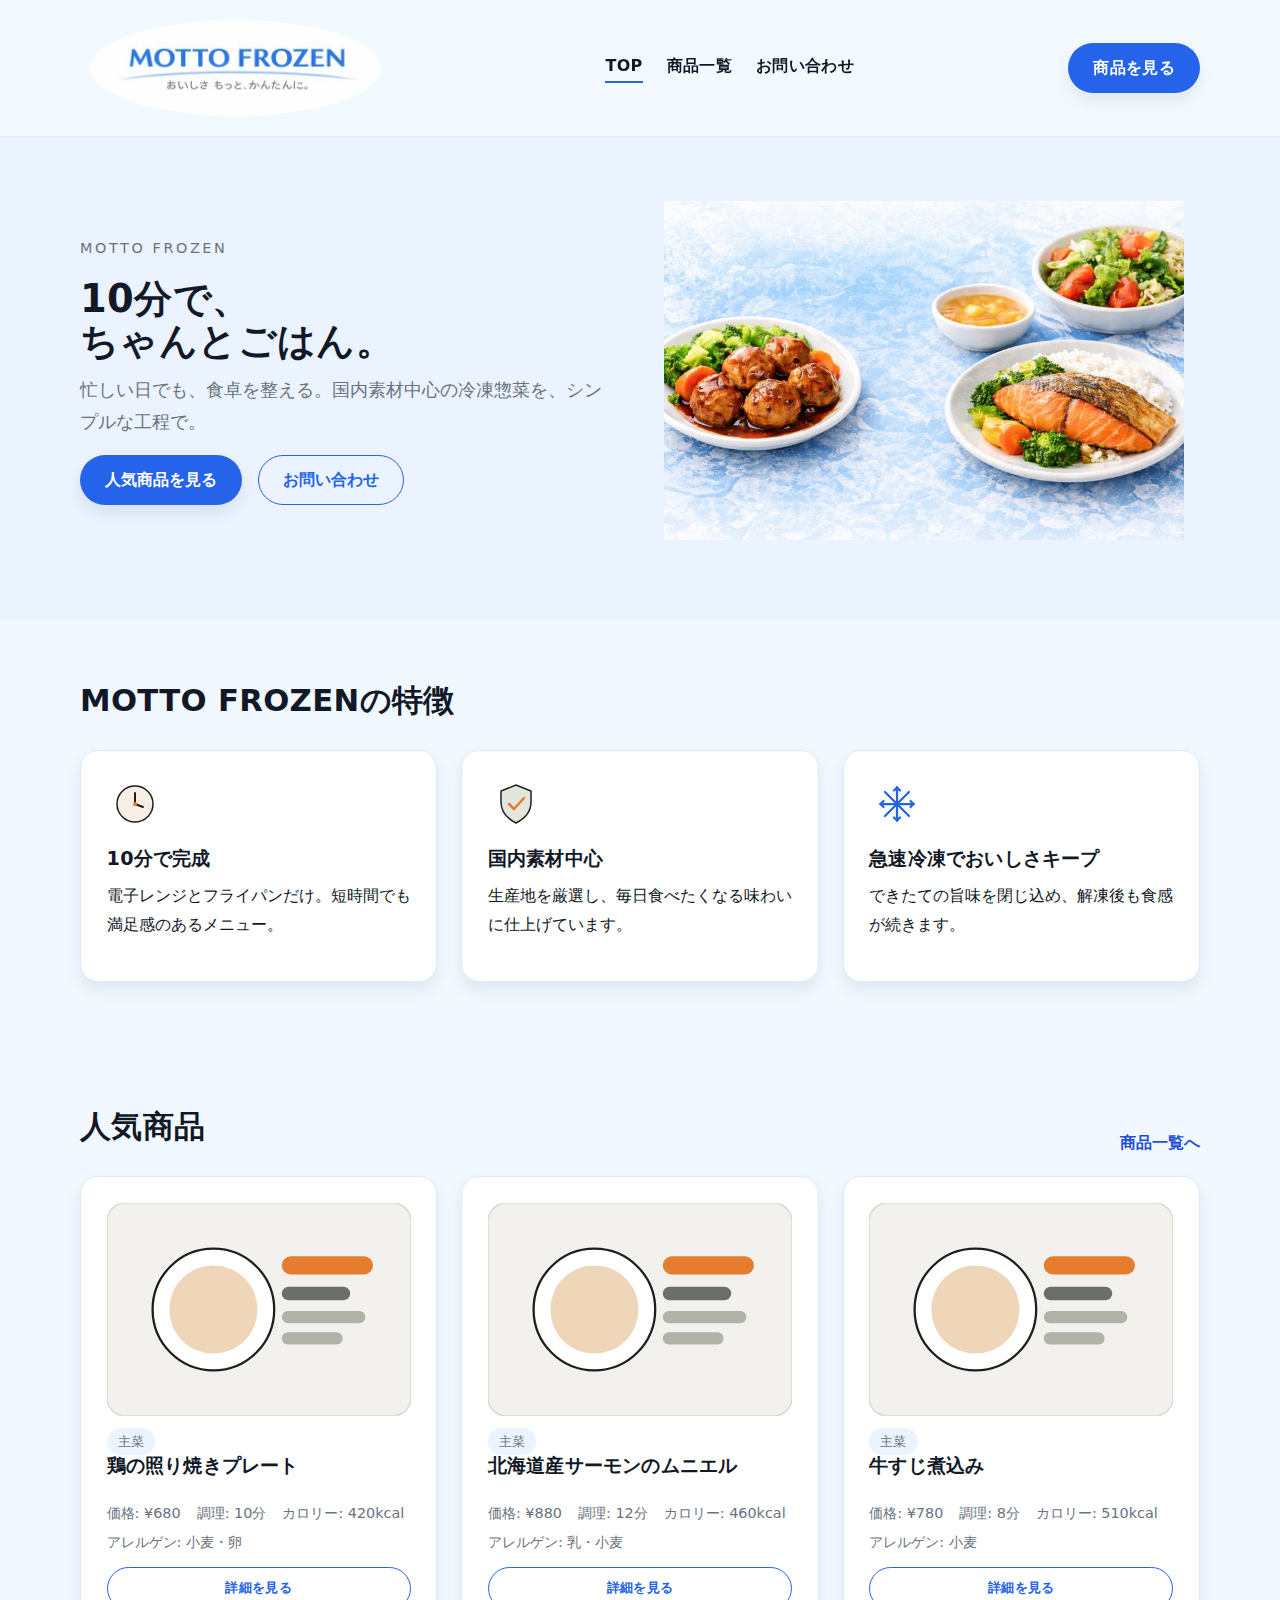
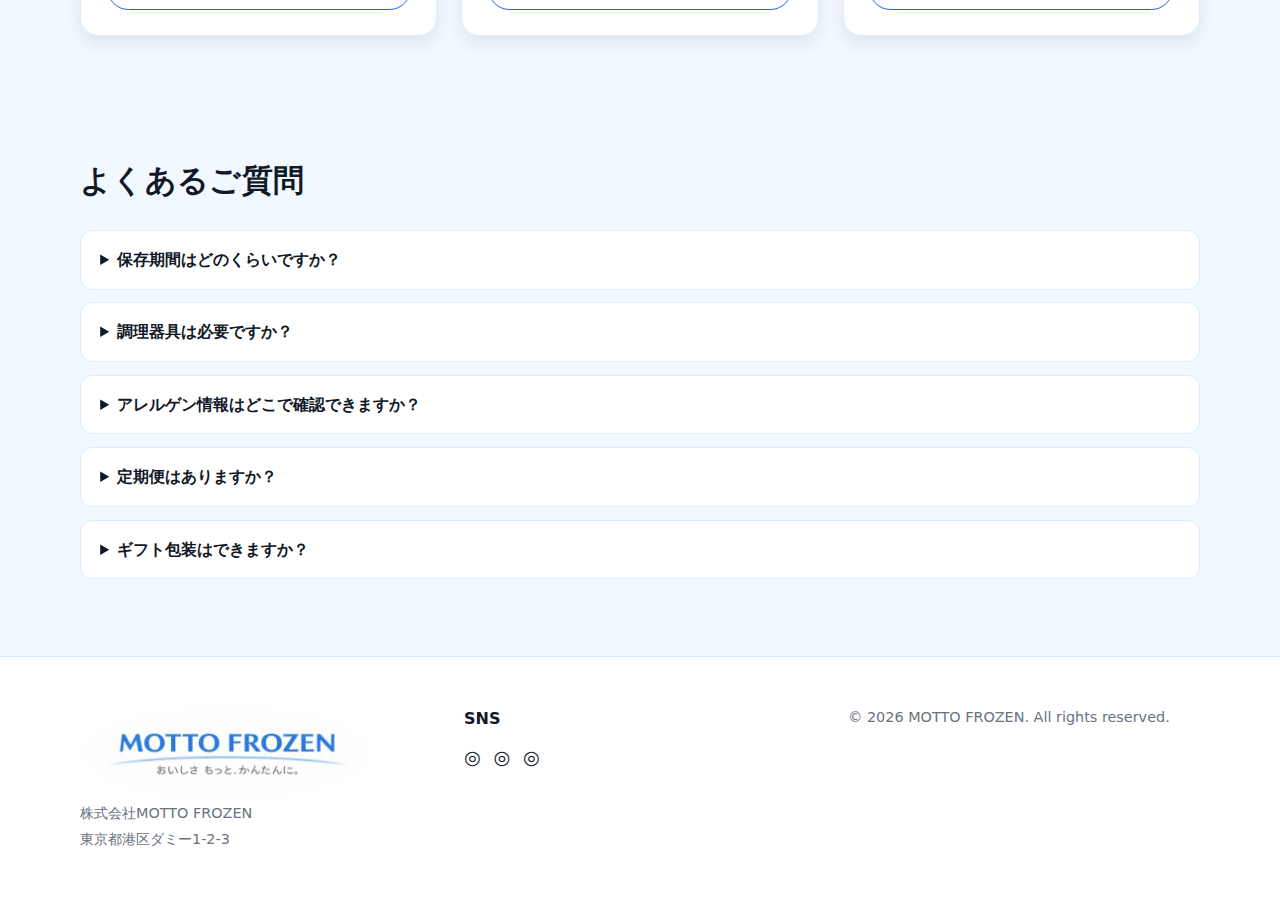
<file: index.html>
<!doctype html>
<html lang="ja">
<head>
  <meta charset="utf-8" />
  <meta name="viewport" content="width=device-width, initial-scale=1" />
  <title>MOTTO FROZEN | 10分で、ちゃんとごはん。</title>
  <meta name="description" content="冷凍食品ブランド「MOTTO FROZEN」のポートフォリオサイト。10分で、ちゃんとごはん。" />
  <link rel="stylesheet" href="styles.css" />
</head>
<body data-page="home">
  <a class="skip-link" href="#main">本文へスキップ</a>
  <header class="site-header">
    <div class="container header-inner">
      <a class="logo" href="index.html">
        <img class="site-logo" src="assets/placeholder-logo.png" alt="MOTTO FROZEN" width="160" height="48" />
      </a>
      <nav class="site-nav" aria-label="主要ナビゲーション">
        <a href="index.html" aria-current="page">TOP</a>
        <a href="products.html">商品一覧</a>
        <a href="contact.html">お問い合わせ</a>
      </nav>
      <a class="button primary" href="products.html">商品を見る</a>
    </div>
  </header>

  <main id="main">
    <section class="hero">
      <div class="container hero-inner">
        <div class="hero-copy">
          <p class="eyebrow">MOTTO FROZEN</p>
          <h1 class="hero-title">10分で、<br>ちゃんとごはん。</h1>
          <p class="lead">忙しい日でも、食卓を整える。国内素材中心の冷凍惣菜を、シンプルな工程で。</p>
          <div class="hero-actions">
            <a class="button primary" href="products.html">人気商品を見る</a>
            <a class="button ghost" href="contact.html">お問い合わせ</a>
          </div>
        </div>
        <div class="hero-media">
          <img src="assets/placeholder-hero.png" alt="料理のイメージ" width="520" height="360" />
        </div>
      </div>
    </section>

    <section class="section">
      <div class="container">
        <h2 class="section-title">MOTTO FROZENの特徴</h2>
        <div class="feature-grid">
          <article class="feature-card reveal">
            <img src="assets/icon-time.svg" alt="10分で完成" width="64" height="64" />
            <h3>10分で完成</h3>
            <p>電子レンジとフライパンだけ。短時間でも満足感のあるメニュー。</p>
          </article>
          <article class="feature-card reveal">
            <img src="assets/icon-safe.svg" alt="国内素材中心" width="64" height="64" />
            <h3>国内素材中心</h3>
            <p>生産地を厳選し、毎日食べたくなる味わいに仕上げています。</p>
          </article>
          <article class="feature-card reveal">
            <img src="assets/icon-tasty.svg" alt="急速冷凍でおいしさキープ" width="64" height="64" />
            <h3>急速冷凍でおいしさキープ</h3>
            <p>できたての旨味を閉じ込め、解凍後も食感が続きます。</p>
          </article>
        </div>
      </div>
    </section>

    <section class="section accent">
      <div class="container">
        <div class="section-head">
          <h2 class="section-title">人気商品</h2>
          <a class="text-link" href="products.html">商品一覧へ</a>
        </div>
        <div class="product-grid" id="popular-products" aria-live="polite"></div>
      </div>
    </section>

    <section class="section">
      <div class="container">
        <h2 class="section-title">よくあるご質問</h2>
        <div class="faq-list">
          <details>
            <summary>保存期間はどのくらいですか？</summary>
            <p>冷凍庫で約6ヶ月保存できるよう設計しています。詳細は商品ラベルをご確認ください。</p>
          </details>
          <details>
            <summary>調理器具は必要ですか？</summary>
            <p>基本は電子レンジ対応です。一部商品はフライパン調理で香ばしさをプラスします。</p>
          </details>
          <details>
            <summary>アレルゲン情報はどこで確認できますか？</summary>
            <p>商品一覧のカードに主要アレルゲンを記載しています。</p>
          </details>
          <details>
            <summary>定期便はありますか？</summary>
            <p>現在は準備中です。最新情報はニュースレターでお知らせします。</p>
          </details>
          <details>
            <summary>ギフト包装はできますか？</summary>
            <p>ギフト対応は限定セットのみ対応予定です。お問い合わせください。</p>
          </details>
        </div>
      </div>
    </section>
  </main>

  <footer class="site-footer">
    <div class="container footer-inner">
      <div>
        <img class="site-logo" src="assets/placeholder-logo.png" alt="MOTTO FROZEN" width="140" height="42" />
        <p class="footer-text">株式会社MOTTO FROZEN<br />東京都港区ダミー1-2-3</p>
      </div>
      <div>
        <p class="footer-title">SNS</p>
        <div class="sns">
          <span aria-hidden="true">◎</span>
          <span aria-hidden="true">◎</span>
          <span aria-hidden="true">◎</span>
        </div>
      </div>
      <p class="footer-copy">© 2026 MOTTO FROZEN. All rights reserved.</p>
    </div>
  </footer>

  <script src="script.js" defer></script>
</body>
</html>
</file>
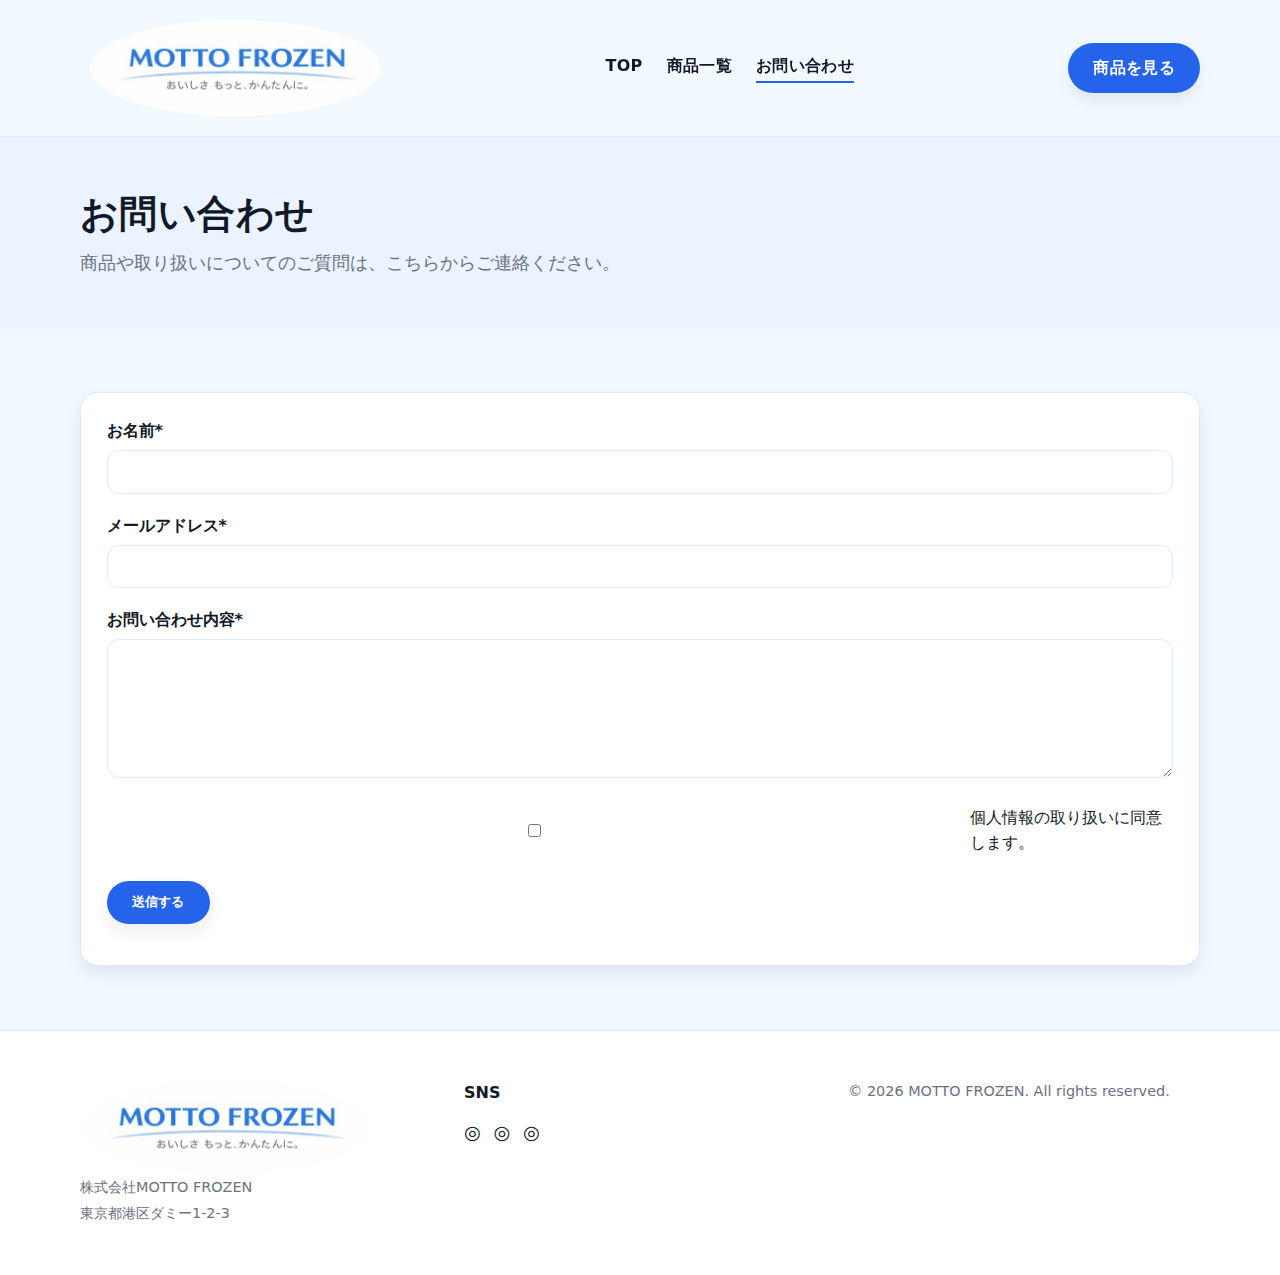
<file: contact.html>
<!doctype html>
<html lang="ja">
<head>
  <meta charset="utf-8" />
  <meta name="viewport" content="width=device-width, initial-scale=1" />
  <title>お問い合わせ | MOTTO FROZEN</title>
  <meta name="description" content="MOTTO FROZENへのお問い合わせページ。" />
  <link rel="stylesheet" href="styles.css" />
</head>
<body data-page="contact">
  <a class="skip-link" href="#main">本文へスキップ</a>
  <header class="site-header">
    <div class="container header-inner">
      <a class="logo" href="index.html">
        <img class="site-logo" src="assets/placeholder-logo.png" alt="MOTTO FROZEN" width="160" height="48" />
      </a>
      <nav class="site-nav" aria-label="主要ナビゲーション">
        <a href="index.html">TOP</a>
        <a href="products.html">商品一覧</a>
        <a href="contact.html" aria-current="page">お問い合わせ</a>
      </nav>
      <a class="button primary" href="products.html">商品を見る</a>
    </div>
  </header>

  <main id="main">
    <section class="page-hero">
      <div class="container">
        <h1>お問い合わせ</h1>
        <p class="lead">商品や取り扱いについてのご質問は、こちらからご連絡ください。</p>
      </div>
    </section>

    <section class="section">
      <div class="container">
        <form class="contact-form" id="contact-form" novalidate>
          <div class="field">
            <label for="name">お名前<span aria-hidden="true">*</span></label>
            <input type="text" id="name" name="name" autocomplete="name" required />
            <small class="error" data-error-for="name"></small>
          </div>
          <div class="field">
            <label for="email">メールアドレス<span aria-hidden="true">*</span></label>
            <input type="email" id="email" name="email" autocomplete="email" required />
            <small class="error" data-error-for="email"></small>
          </div>
          <div class="field">
            <label for="message">お問い合わせ内容<span aria-hidden="true">*</span></label>
            <textarea id="message" name="message" rows="6" required></textarea>
            <small class="error" data-error-for="message"></small>
          </div>
          <div class="field checkbox-field">
            <label>
              <input type="checkbox" id="consent" name="consent" required />
              個人情報の取り扱いに同意します。
            </label>
            <small class="error" data-error-for="consent"></small>
          </div>
          <button class="button primary" type="submit">送信する</button>
          <p class="form-status" id="form-status" role="status" aria-live="polite"></p>
        </form>
      </div>
    </section>
  </main>

  <footer class="site-footer">
    <div class="container footer-inner">
      <div>
        <img class="site-logo" src="assets/placeholder-logo.png" alt="MOTTO FROZEN" width="140" height="42" />
        <p class="footer-text">株式会社MOTTO FROZEN<br />東京都港区ダミー1-2-3</p>
      </div>
      <div>
        <p class="footer-title">SNS</p>
        <div class="sns">
          <span aria-hidden="true">◎</span>
          <span aria-hidden="true">◎</span>
          <span aria-hidden="true">◎</span>
        </div>
      </div>
      <p class="footer-copy">© 2026 MOTTO FROZEN. All rights reserved.</p>
    </div>
  </footer>

  <script src="script.js" defer></script>
</body>
</html>
</file>
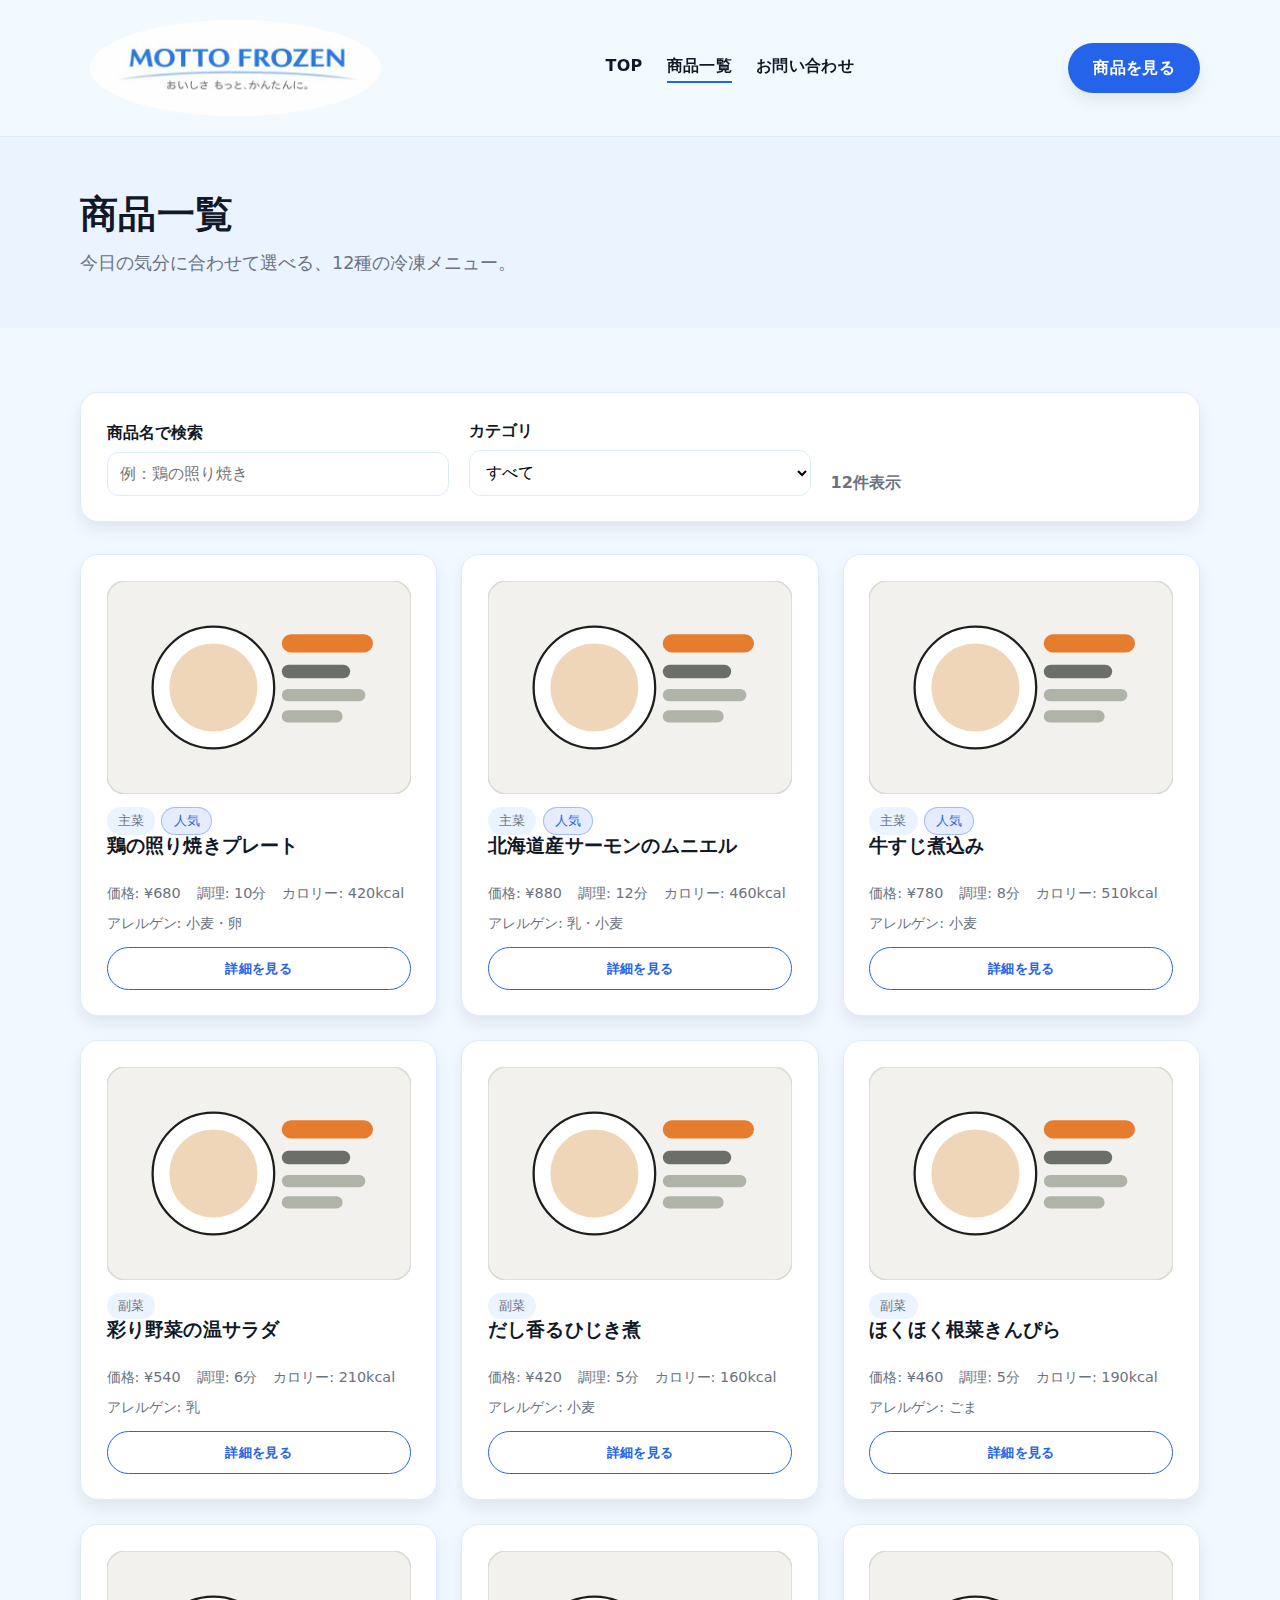
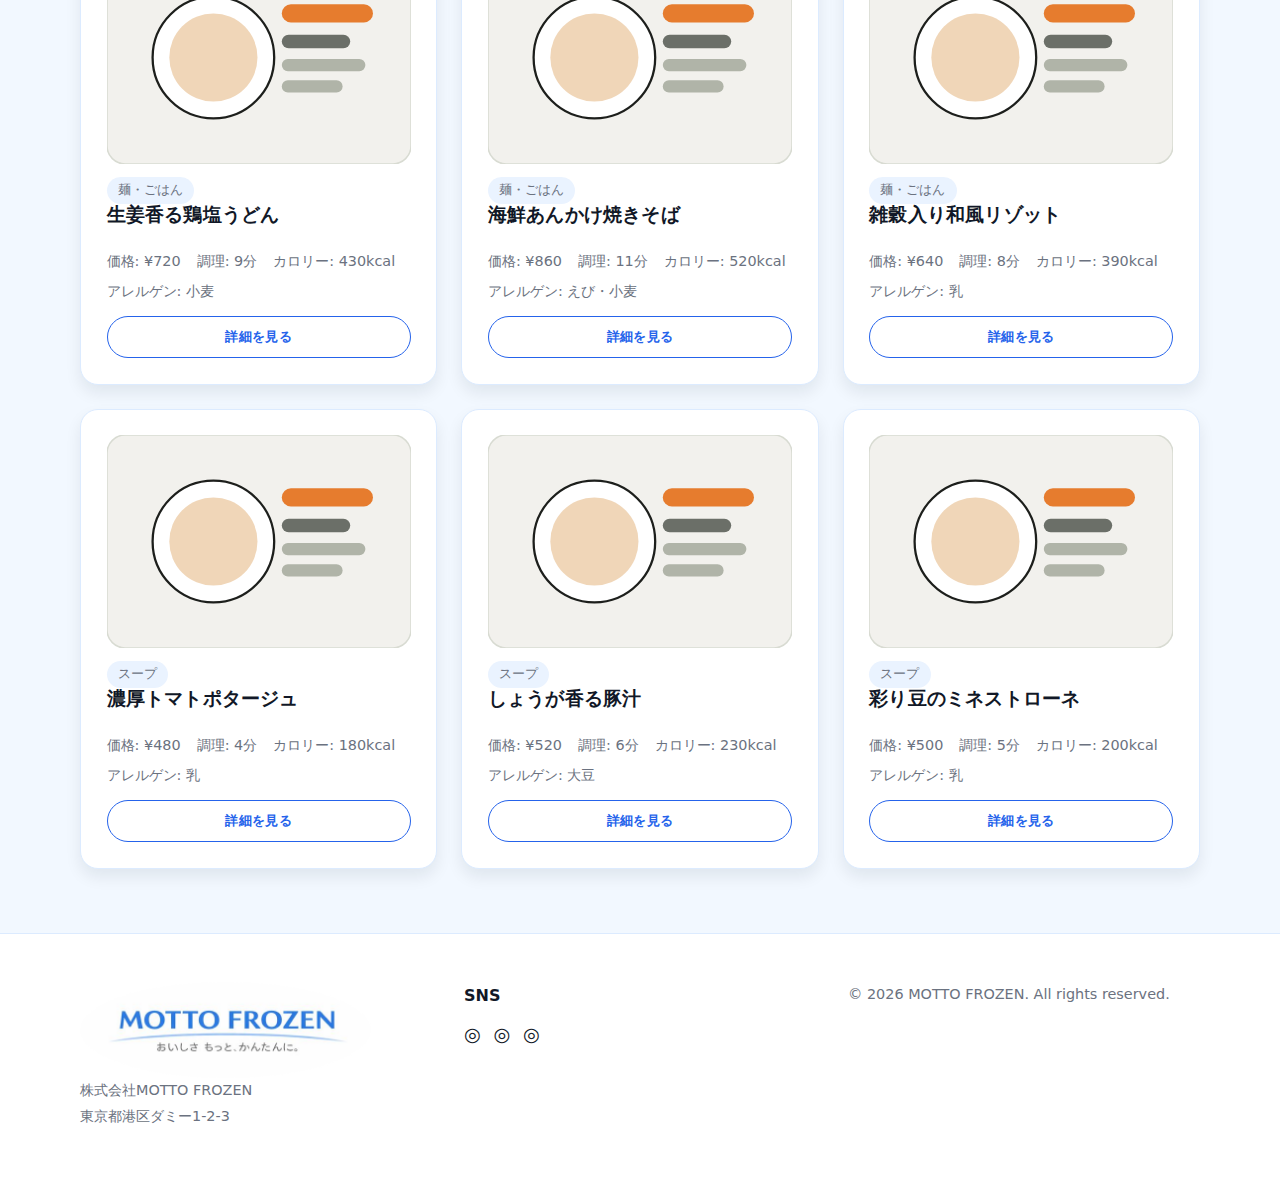
<file: products.html>
<!doctype html>
<html lang="ja">
<head>
  <meta charset="utf-8" />
  <meta name="viewport" content="width=device-width, initial-scale=1" />
  <title>商品一覧 | MOTTO FROZEN</title>
  <meta name="description" content="MOTTO FROZENの商品一覧ページ。" />
  <link rel="stylesheet" href="styles.css" />
</head>
<body data-page="products">
  <a class="skip-link" href="#main">本文へスキップ</a>
  <header class="site-header">
    <div class="container header-inner">
      <a class="logo" href="index.html">
        <img class="site-logo" src="assets/placeholder-logo.png" alt="MOTTO FROZEN" width="160" height="48" />
      </a>
      <nav class="site-nav" aria-label="主要ナビゲーション">
        <a href="index.html">TOP</a>
        <a href="products.html" aria-current="page">商品一覧</a>
        <a href="contact.html">お問い合わせ</a>
      </nav>
      <a class="button primary" href="products.html">商品を見る</a>
    </div>
  </header>

  <main id="main">
    <section class="page-hero">
      <div class="container">
        <h1>商品一覧</h1>
        <p class="lead">今日の気分に合わせて選べる、12種の冷凍メニュー。</p>
      </div>
    </section>

    <section class="section">
      <div class="container">
        <div class="filter-bar">
          <div class="field">
            <label for="search">商品名で検索</label>
            <input type="search" id="search" name="search" placeholder="例：鶏の照り焼き" />
          </div>
          <div class="field">
            <label for="category">カテゴリ</label>
            <select id="category" name="category">
              <option value="">すべて</option>
              <option value="主菜">主菜</option>
              <option value="副菜">副菜</option>
              <option value="麺・ごはん">麺・ごはん</option>
              <option value="スープ">スープ</option>
            </select>
          </div>
          <div class="result-count" id="result-count" aria-live="polite"></div>
        </div>

        <div class="product-grid" id="product-grid" aria-live="polite"></div>
      </div>
    </section>
  </main>

  <footer class="site-footer">
    <div class="container footer-inner">
      <div>
        <img class="site-logo" src="assets/placeholder-logo.png" alt="MOTTO FROZEN" width="140" height="42" />
        <p class="footer-text">株式会社MOTTO FROZEN<br />東京都港区ダミー1-2-3</p>
      </div>
      <div>
        <p class="footer-title">SNS</p>
        <div class="sns">
          <span aria-hidden="true">◎</span>
          <span aria-hidden="true">◎</span>
          <span aria-hidden="true">◎</span>
        </div>
      </div>
      <p class="footer-copy">© 2026 MOTTO FROZEN. All rights reserved.</p>
    </div>
  </footer>

  <script src="script.js" defer></script>
</body>
</html>
</file>
<file: styles.css>
:root {
  --bg: #f2f8ff;
  --surface: #ffffff;
  --border: #dcebff;
  --text: #111827;
  --muted: #6b7280;
  --primary: #2563eb;
  --mint: #10b981;
  --bg-alt: #eaf3ff;
  --card: var(--surface);
  --accent: var(--primary);
  --accent-dark: #1d4ed8;
  --line: var(--border);
  --shadow: 0 8px 16px rgba(17, 24, 39, 0.08);
  --radius: 18px;
  --radius-sm: 12px;
  --max: 1120px;
  --font-sans: "Avenir Next", "Futura", "Hiragino Kaku Gothic ProN", "Yu Gothic", "Meiryo", sans-serif;
  --font-ui: "Hiragino Maru Gothic ProN", "Hiragino Maru Gothic Pro",
    "Hiragino Sans", "Yu Gothic", "Meiryo",
    system-ui, -apple-system, "Segoe UI", sans-serif;
}

* {
  box-sizing: border-box;
}

html, body {
  margin: 0;
  font-family: var(--font-ui);
  color: var(--text);
  background: var(--bg);
  line-height: 1.6;
  -webkit-font-smoothing: antialiased;
  -moz-osx-font-smoothing: grayscale;
  text-rendering: optimizeLegibility;
}

img {
  max-width: 100%;
  height: auto;
  display: block;
}

.site-logo {
  height: 96px;
  width: auto;
  display: block;
  object-fit: contain;
}

.logo {
  display: flex;
  align-items: center;
  padding: 8px 10px;
  overflow: visible;
}

a {
  color: inherit;
  text-decoration: none;
}

p {
  margin: 0 0 1rem;
}

h1, h2, h3 {
  margin: 0 0 0.8rem;
  line-height: 1.2;
}

/* 見出しも同じフォントに統一（ここが重要） */
h1, h2, h3, .page-title, .hero-title {
  font-family: var(--font-ui) !important;
  font-weight: 700;
  letter-spacing: 0.01em;
  line-height: 1.1;
}

.hero-title {
  line-height: 1.1;
  white-space: normal;
}

.hero-title br {
  display: block;
}

/* ナビ・ボタン */
header, nav, .nav a, button, .btn, .site-nav a {
  font-family: var(--font-ui);
  font-weight: 600;
  letter-spacing: 0.02em;
}

/* 本文 */
p, li, .muted {
  font-family: var(--font-ui);
  font-weight: 400;
  line-height: 1.8;
}

h1 {
  font-size: clamp(2rem, 3vw, 3rem);
}

h2 {
  font-size: clamp(1.6rem, 2.4vw, 2.2rem);
}

h3 {
  font-size: 1.2rem;
}

.container {
  width: min(100% - 2.5rem, var(--max));
  margin: 0 auto;
}

.skip-link {
  position: absolute;
  left: -999px;
  top: 0;
  background: var(--primary);
  color: #fff;
  padding: 0.6rem 1rem;
  border-radius: 999px;
  z-index: 10;
}

.skip-link:focus {
  left: 1rem;
  top: 1rem;
}

.site-header {
  position: sticky;
  top: 0;
  background: rgba(242, 248, 255, 0.9);
  backdrop-filter: blur(10px);
  border-bottom: 1px solid var(--border);
  z-index: 5;
}

.header-inner {
  display: flex;
  align-items: center;
  justify-content: space-between;
  padding: 0.75rem 0;
  min-height: 112px;
  gap: 1.5rem;
}

.site-nav {
  display: flex;
  gap: 1.5rem;
  font-weight: 600;
}

.site-nav a {
  padding-bottom: 0.2rem;
  border-bottom: 2px solid transparent;
}

.site-nav a[aria-current="page"],
.site-nav a:hover {
  border-color: var(--primary);
}

.button {
  display: inline-flex;
  align-items: center;
  justify-content: center;
  padding: 0.7rem 1.5rem;
  border-radius: 999px;
  font-weight: 600;
  border: 1px solid transparent;
  transition: transform 0.2s ease, box-shadow 0.2s ease, background 0.2s ease;
}

.button.primary {
  background: var(--primary);
  color: #fff;
  box-shadow: var(--shadow);
}

.button.primary:hover {
  background: var(--accent-dark);
  transform: translateY(-2px);
}

.button.ghost {
  border-color: var(--primary);
  color: var(--primary);
  background: transparent;
}

.button.ghost:hover {
  background: rgba(37, 99, 235, 0.08);
}

:focus-visible {
  outline: 3px solid var(--text);
  outline-offset: 3px;
}

.hero {
  padding: 4rem 0 5rem;
  background: var(--bg-alt);
}

.hero-inner {
  display: grid;
  grid-template-columns: repeat(auto-fit, minmax(280px, 1fr));
  gap: 3rem;
  align-items: center;
}

.eyebrow {
  font-size: 0.9rem;
  letter-spacing: 0.18em;
  text-transform: uppercase;
  color: var(--muted);
}

.lead {
  font-size: 1.1rem;
  color: var(--muted);
}

.muted {
  color: var(--muted);
}

.hero-actions {
  display: flex;
  gap: 1rem;
  flex-wrap: wrap;
}

.section {
  padding: 4rem 0;
}

.section.accent {
  background: var(--bg);
}

.section-title {
  margin-bottom: 2rem;
}

.section-head {
  display: flex;
  align-items: center;
  justify-content: space-between;
  gap: 1.5rem;
}

.text-link {
  font-weight: 600;
  color: var(--accent-dark);
}

.feature-grid {
  display: grid;
  grid-template-columns: repeat(auto-fit, minmax(220px, 1fr));
  gap: 1.5rem;
}

.feature-card,
.product-card,
.contact-form,
.filter-bar {
  background: var(--card);
  border-radius: var(--radius);
  padding: 1.6rem;
  box-shadow: var(--shadow);
  border: 1px solid var(--border);
}

.feature-card h3 {
  margin-top: 1rem;
}

.feature-card {
  overflow: visible;
}

.feature-card img {
  width: 56px;
  height: 56px;
  padding: 4px;
  display: block;
  object-fit: contain;
}
.product-grid {
  display: grid;
  grid-template-columns: repeat(3, minmax(0, 1fr));
  gap: 24px;
  align-items: start;
}

.product-card {
  display: grid;
  gap: 0.8rem;
  width: 100%;
  max-width: none;
}

.product-meta {
  display: flex;
  flex-wrap: wrap;
  gap: 0.4rem 1rem;
  font-size: 0.9rem;
  color: var(--muted);
}

.badge {
  display: inline-flex;
  align-items: center;
  gap: 0.4rem;
  padding: 0.2rem 0.7rem;
  border-radius: 999px;
  background: var(--bg-alt);
  font-size: 0.8rem;
  color: var(--muted);
}

.badge-group {
  display: flex;
  flex-wrap: wrap;
  gap: 0.4rem;
}

.badge--featured {
  background: rgba(37, 99, 235, 0.12);
  color: var(--primary);
  border: 1px solid rgba(37, 99, 235, 0.35);
}

.page-hero {
  padding: 3.5rem 0 2rem;
  background: var(--bg-alt);
}

.filter-bar {
  display: grid;
  grid-template-columns: repeat(auto-fit, minmax(220px, 1fr));
  gap: 1.2rem;
  align-items: end;
  margin-bottom: 2rem;
}

.field label {
  display: block;
  font-weight: 600;
  margin-bottom: 0.4rem;
}

input, select, textarea {
  width: 100%;
  padding: 0.7rem 0.8rem;
  border-radius: var(--radius-sm);
  border: 1px solid var(--border);
  font-family: inherit;
  font-size: 1rem;
  background: var(--surface);
}

textarea {
  resize: vertical;
}

.checkbox-field label {
  display: flex;
  gap: 0.6rem;
  align-items: center;
  font-weight: 500;
}

.result-count {
  font-weight: 600;
  color: var(--muted);
}

.faq-list details {
  padding: 1rem 1.2rem;
  border-radius: var(--radius-sm);
  border: 1px solid var(--border);
  margin-bottom: 0.8rem;
  background: var(--surface);
}

.faq-list summary {
  font-weight: 600;
  cursor: pointer;
}

.error {
  color: #b01e1e;
  font-size: 0.85rem;
  min-height: 1.2rem;
  display: block;
}

.form-status {
  margin-top: 1rem;
  font-weight: 600;
  color: var(--accent-dark);
}

.site-footer {
  background: var(--surface);
  color: var(--text);
  padding: 3rem 0 2rem;
  border-top: 1px solid var(--border);
}

.footer-inner {
  display: grid;
  grid-template-columns: repeat(auto-fit, minmax(220px, 1fr));
  gap: 2rem;
  align-items: start;
}

.footer-text,
.footer-copy {
  color: var(--muted);
  font-size: 0.9rem;
}

.footer-title {
  font-weight: 600;
  margin-bottom: 0.6rem;
}

.sns {
  display: flex;
  gap: 0.8rem;
  font-size: 1.2rem;
}

.reveal {
  animation: fadeUp 0.8s ease both;
}

.feature-grid .feature-card:nth-child(2),
.product-grid .product-card:nth-child(2) {
  animation-delay: 0.1s;
}

.feature-grid .feature-card:nth-child(3),
.product-grid .product-card:nth-child(3) {
  animation-delay: 0.2s;
}

.product-grid .product-card:nth-child(4) {
  animation-delay: 0.3s;
}

@keyframes fadeUp {
  from {
    opacity: 0;
    transform: translateY(12px);
  }
  to {
    opacity: 1;
    transform: translateY(0);
  }
}

/* 商品一覧（カードを横並びに戻す） */
@media (max-width: 1024px) {
  .product-grid {
    grid-template-columns: repeat(2, minmax(0, 1fr));
  }
}

@media (max-width: 640px) {
  .product-grid {
    grid-template-columns: 1fr;
  }
}

@media (max-width: 900px) {
  .header-inner {
    flex-wrap: wrap;
  }

  .site-nav {
    flex-wrap: wrap;
  }
}

@media (max-width: 720px) {
  .hero {
    padding-top: 3rem;
  }

  .hero-inner {
    gap: 2rem;
  }

  .section-head {
    flex-direction: column;
    align-items: flex-start;
  }
}

@media (max-width: 520px) {
  .button {
    width: 100%;
  }

  .hero-actions {
    width: 100%;
  }

  .site-logo {
    height: 56px;
  }

  .header-inner {
    min-height: 84px;
    padding: 0.5rem 0;
  }
}
</file>
